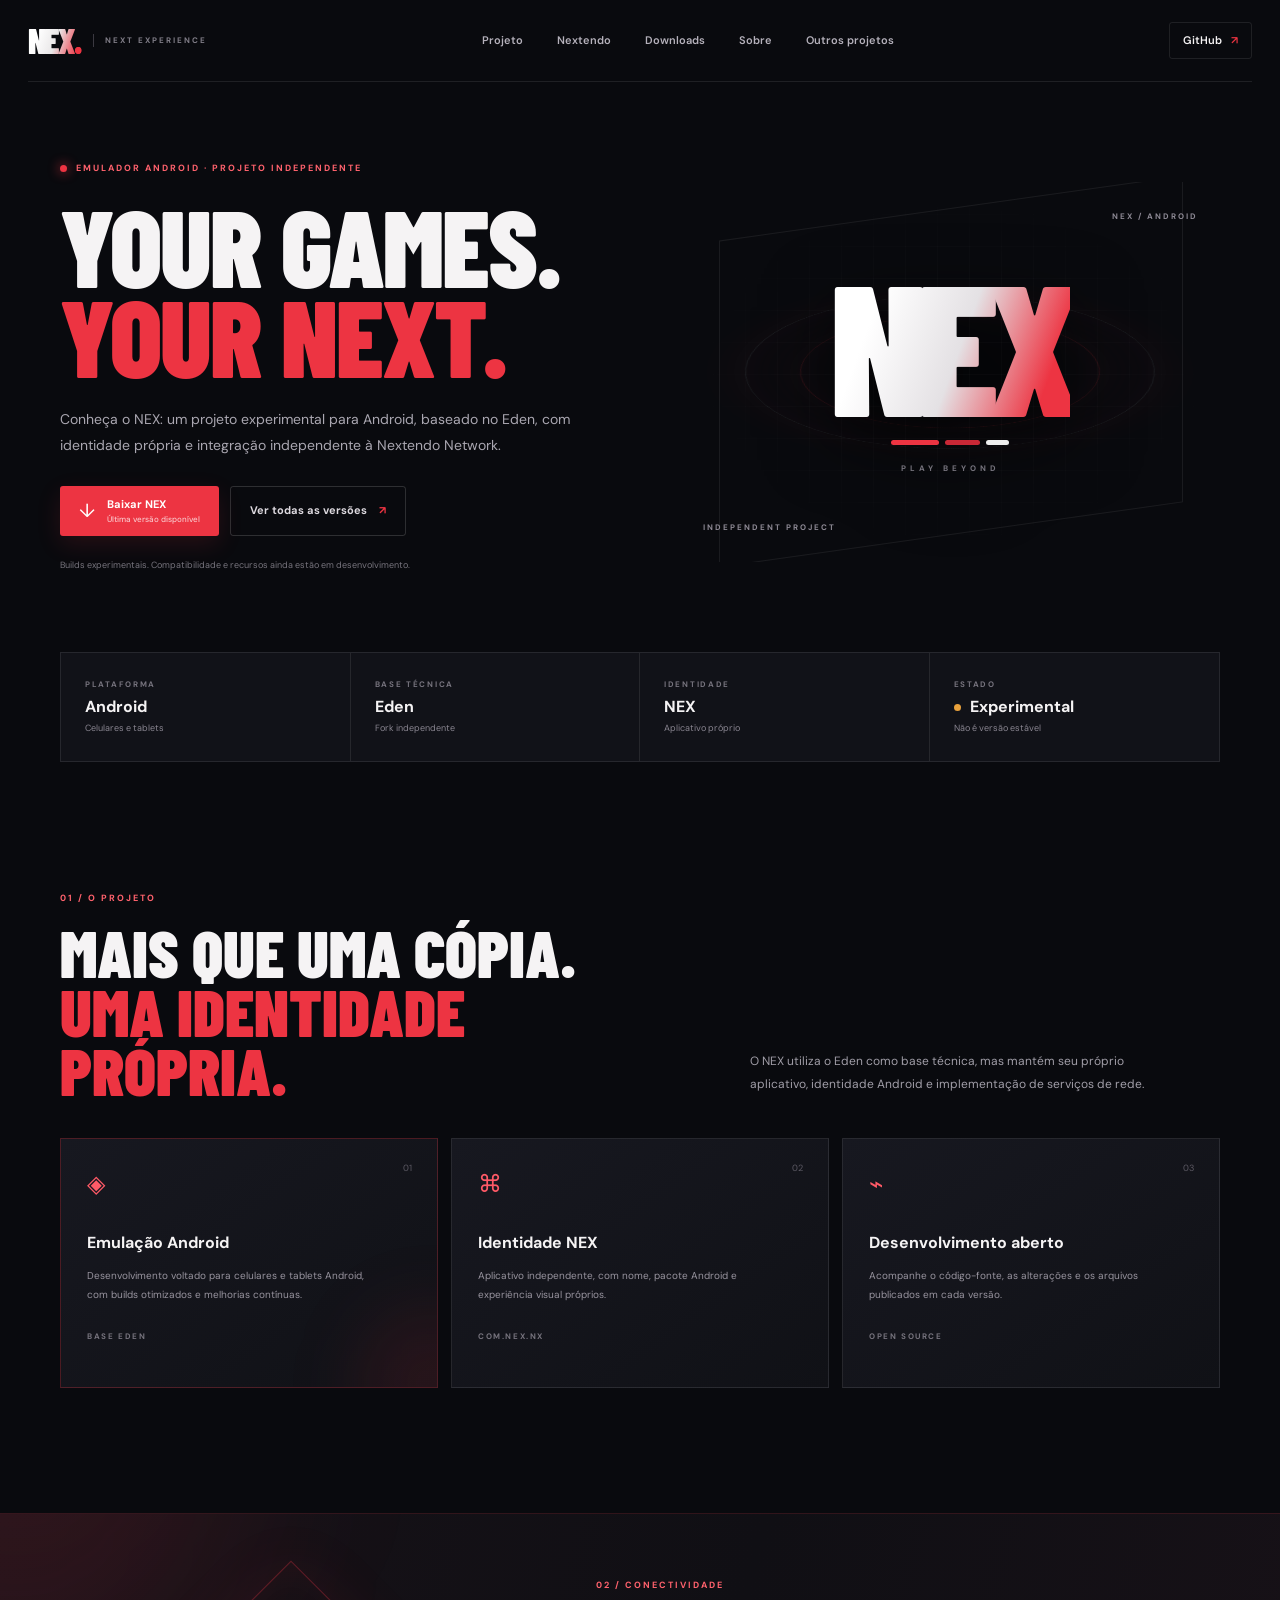
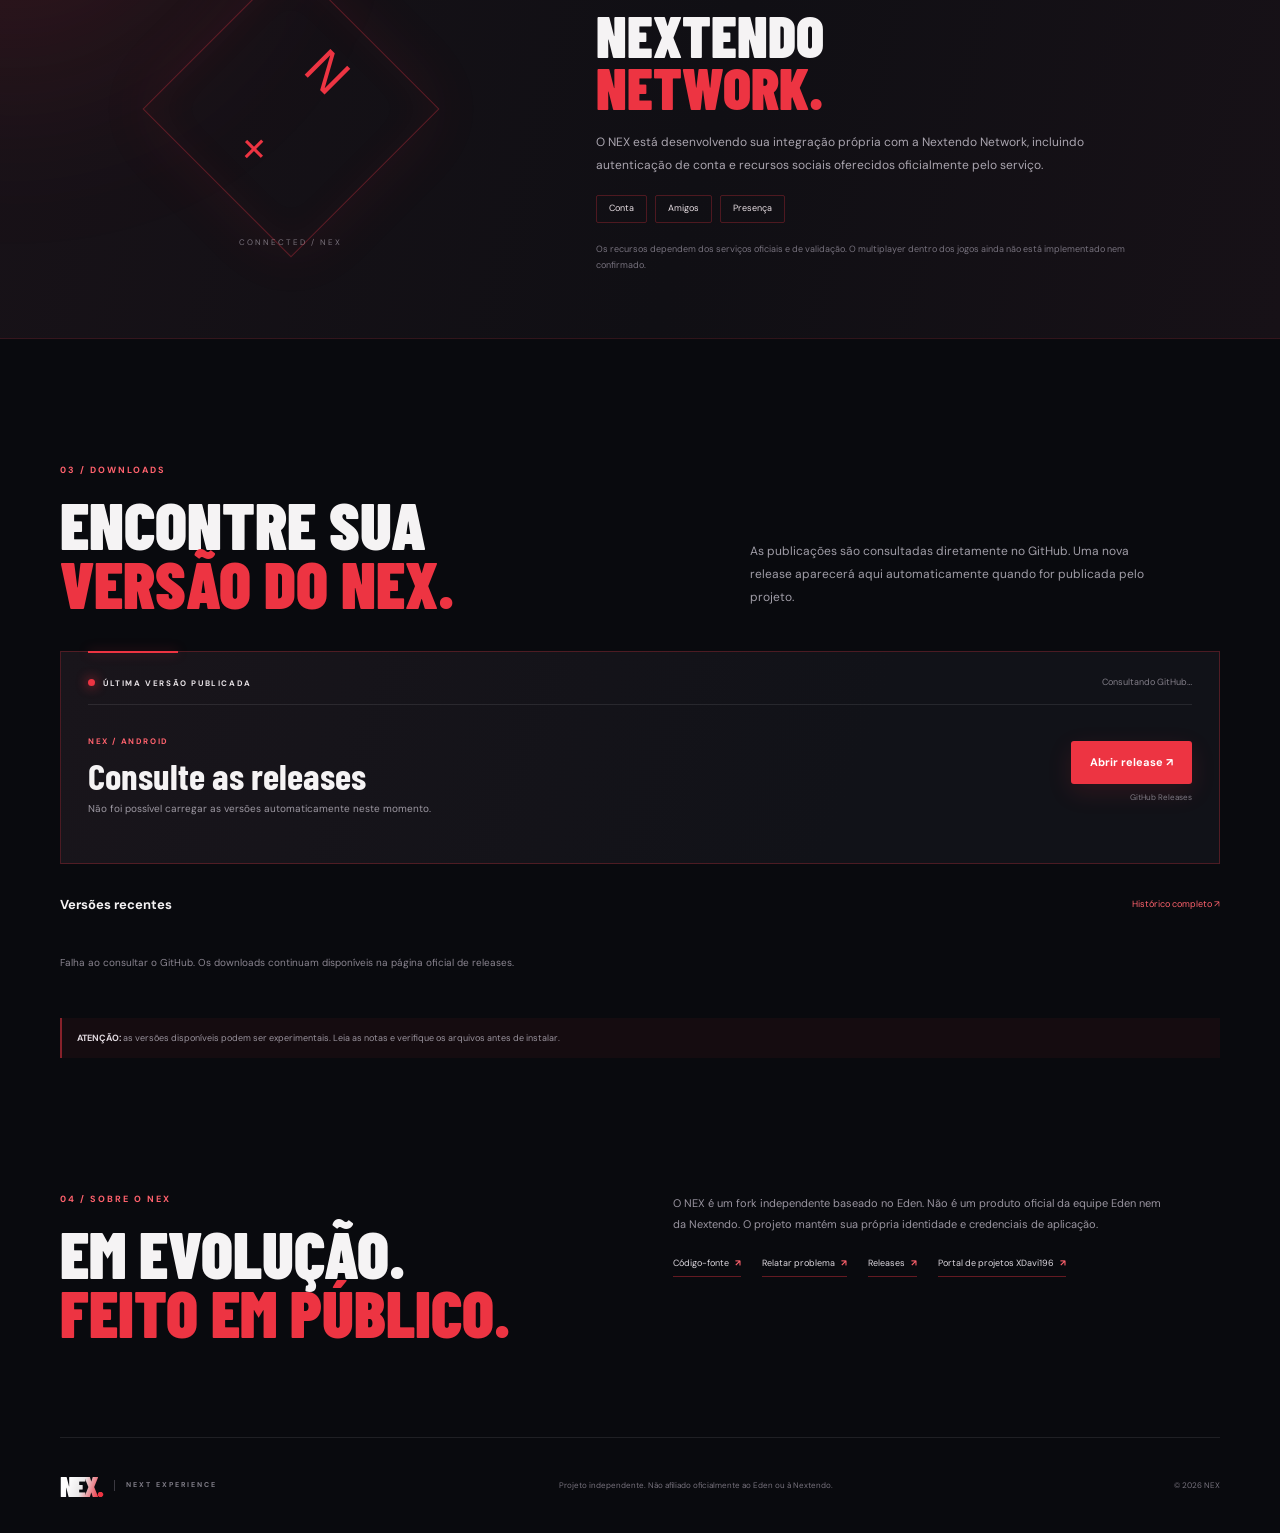
<file: docs/index.html>
<!doctype html>
<html lang="pt-BR">
<head>
  <meta charset="utf-8">
  <meta name="viewport" content="width=device-width, initial-scale=1">
  <meta name="theme-color" content="#08090d">
  <meta name="description" content="NEX — emulador experimental para Android, baseado no Eden e com integração própria à Nextendo Network.">
  <meta property="og:title" content="NEX — Next Experience">
  <meta property="og:description" content="Conheça o projeto NEX, acompanhe as novidades e baixe as versões experimentais.">
  <meta property="og:type" content="website">
  <title>NEX — Next Experience</title>
  <link rel="stylesheet" href="styles.css">
  <script defer src="app.js"></script>
</head>
<body>
  <header class="topbar">
    <a class="brand" href="#home" aria-label="NEX início">
      <span class="brand-mark">NEX<span>.</span></span>
      <span class="brand-caption">NEXT EXPERIENCE</span>
    </a>
    <nav aria-label="Menu principal">
      <a href="#project">Projeto</a>
      <a href="#network">Nextendo</a>
      <a href="#downloads">Downloads</a>
      <a href="#about">Sobre</a>
      <a href="builds/">Outros projetos</a>
    </nav>
    <a class="github-link" href="https://github.com/XDavi196/NEX" target="_blank" rel="noopener">GitHub <span>↗</span></a>
  </header>

  <main>
    <section class="hero wrap" id="home">
      <div class="hero-content">
        <div class="eyebrow"><i></i> EMULADOR ANDROID · PROJETO INDEPENDENTE</div>
        <h1>YOUR GAMES.<br><em>YOUR NEXT.</em></h1>
        <p class="lead">Conheça o NEX: um projeto experimental para Android, baseado no Eden, com identidade própria e integração independente à Nextendo Network.</p>
        <div class="hero-buttons">
          <a class="btn primary" id="hero-download" href="https://github.com/XDavi196/NEX/releases/latest"><b>↓</b><span>Baixar NEX<small id="hero-version">Última versão disponível</small></span></a>
          <a class="btn secondary" href="https://github.com/XDavi196/NEX/releases">Ver todas as versões <b>↗</b></a>
        </div>
        <p class="disclaimer">Builds experimentais. Compatibilidade e recursos ainda estão em desenvolvimento.</p>
      </div>
      <div class="hero-art" aria-label="Marca NEX">
        <div class="art-grid"></div><div class="orbit orbit-a"></div><div class="orbit orbit-b"></div>
        <div class="nex-logo">
          <div>NEX</div>
          <span class="logo-bars"><i></i><i></i><i></i></span>
          <small>PLAY BEYOND</small>
        </div>
        <span class="art-tag top">NEX / ANDROID</span><span class="art-tag bottom">INDEPENDENT PROJECT</span>
      </div>
    </section>

    <section class="stats wrap" aria-label="Informações do projeto">
      <div><small>PLATAFORMA</small><strong>Android</strong><span>Celulares e tablets</span></div>
      <div><small>BASE TÉCNICA</small><strong>Eden</strong><span>Fork independente</span></div>
      <div><small>IDENTIDADE</small><strong>NEX</strong><span>Aplicativo próprio</span></div>
      <div><small>ESTADO</small><strong><i class="state-dot"></i> Experimental</strong><span>Não é versão estável</span></div>
    </section>

    <section class="section wrap" id="project">
      <div class="section-title">
        <div><label>01 / O PROJETO</label><h2>Mais que uma cópia.<br><em>Uma identidade própria.</em></h2></div>
        <p>O NEX utiliza o Eden como base técnica, mas mantém seu próprio aplicativo, identidade Android e implementação de serviços de rede.</p>
      </div>
      <div class="cards">
        <article class="info-card featured"><span class="card-index">01</span><div class="card-symbol">◈</div><h3>Emulação Android</h3><p>Desenvolvimento voltado para celulares e tablets Android, com builds otimizados e melhorias contínuas.</p><small>BASE EDEN</small></article>
        <article class="info-card"><span class="card-index">02</span><div class="card-symbol">⌘</div><h3>Identidade NEX</h3><p>Aplicativo independente, com nome, pacote Android e experiência visual próprios.</p><small>COM.NEX.NX</small></article>
        <article class="info-card"><span class="card-index">03</span><div class="card-symbol">⌁</div><h3>Desenvolvimento aberto</h3><p>Acompanhe o código-fonte, as alterações e os arquivos publicados em cada versão.</p><small>OPEN SOURCE</small></article>
      </div>
    </section>

    <section class="network" id="network">
      <div class="network-inner wrap">
        <div class="network-art"><div class="network-glyph">N<span>×</span></div><span>CONNECTED / NEX</span></div>
        <div class="network-copy">
          <label>02 / CONECTIVIDADE</label>
          <h2>Nextendo<br><em>Network.</em></h2>
          <p>O NEX está desenvolvendo sua integração própria com a Nextendo Network, incluindo autenticação de conta e recursos sociais oferecidos oficialmente pelo serviço.</p>
          <div class="chips"><span>Conta</span><span>Amigos</span><span>Presença</span></div>
          <small>Os recursos dependem dos serviços oficiais e de validação. O multiplayer dentro dos jogos ainda não está implementado nem confirmado.</small>
        </div>
      </div>
    </section>

    <section class="section downloads wrap" id="downloads">
      <div class="section-title">
        <div><label>03 / DOWNLOADS</label><h2>Encontre sua<br><em>versão do NEX.</em></h2></div>
        <p>As publicações são consultadas diretamente no GitHub. Uma nova release aparecerá aqui automaticamente quando for publicada pelo projeto.</p>
      </div>
      <div class="latest">
        <div class="latest-head"><span><i></i> ÚLTIMA VERSÃO PUBLICADA</span><time id="latest-date">Consultando GitHub…</time></div>
        <div class="latest-body">
          <div><small>NEX / ANDROID</small><h3 id="latest-version">Carregando…</h3><p id="latest-description">Buscando a última versão publicada.</p></div>
          <div class="download-action"><a class="btn primary" id="latest-download" href="https://github.com/XDavi196/NEX/releases/latest">Abrir release ↗</a><span id="latest-size">GitHub Releases</span></div>
        </div>
        <div id="release-assets" class="assets"></div>
      </div>
      <div class="list-heading"><h3>Versões recentes</h3><a href="https://github.com/XDavi196/NEX/releases" target="_blank" rel="noopener">Histórico completo ↗</a></div>
      <div id="release-list" class="release-list" aria-live="polite"><p class="loading">Carregando publicações…</p></div>
      <p class="warning"><b>ATENÇÃO:</b> as versões disponíveis podem ser experimentais. Leia as notas e verifique os arquivos antes de instalar.</p>
    </section>

    <section class="section wrap about" id="about">
      <div><label>04 / SOBRE O NEX</label><h2>Em evolução.<br><em>Feito em público.</em></h2></div>
      <div class="about-copy">
        <p>O NEX é um fork independente baseado no Eden. Não é um produto oficial da equipe Eden nem da Nextendo. O projeto mantém sua própria identidade e credenciais de aplicação.</p>
        <div class="about-links">
          <a href="https://github.com/XDavi196/NEX" target="_blank" rel="noopener">Código-fonte <b>↗</b></a>
          <a href="https://github.com/XDavi196/NEX/issues" target="_blank" rel="noopener">Relatar problema <b>↗</b></a>
          <a href="https://github.com/XDavi196/NEX/releases" target="_blank" rel="noopener">Releases <b>↗</b></a>
          <a href="builds/">Portal de projetos XDavi196 <b>↗</b></a>
        </div>
      </div>
    </section>
  </main>

  <footer class="footer wrap">
    <a class="brand" href="#home"><span class="brand-mark">NEX<span>.</span></span><span class="brand-caption">NEXT EXPERIENCE</span></a>
    <p>Projeto independente. Não afiliado oficialmente ao Eden ou à Nextendo.</p>
    <small>© <span id="year"></span> NEX</small>
  </footer>
</body>
</html>
</file>
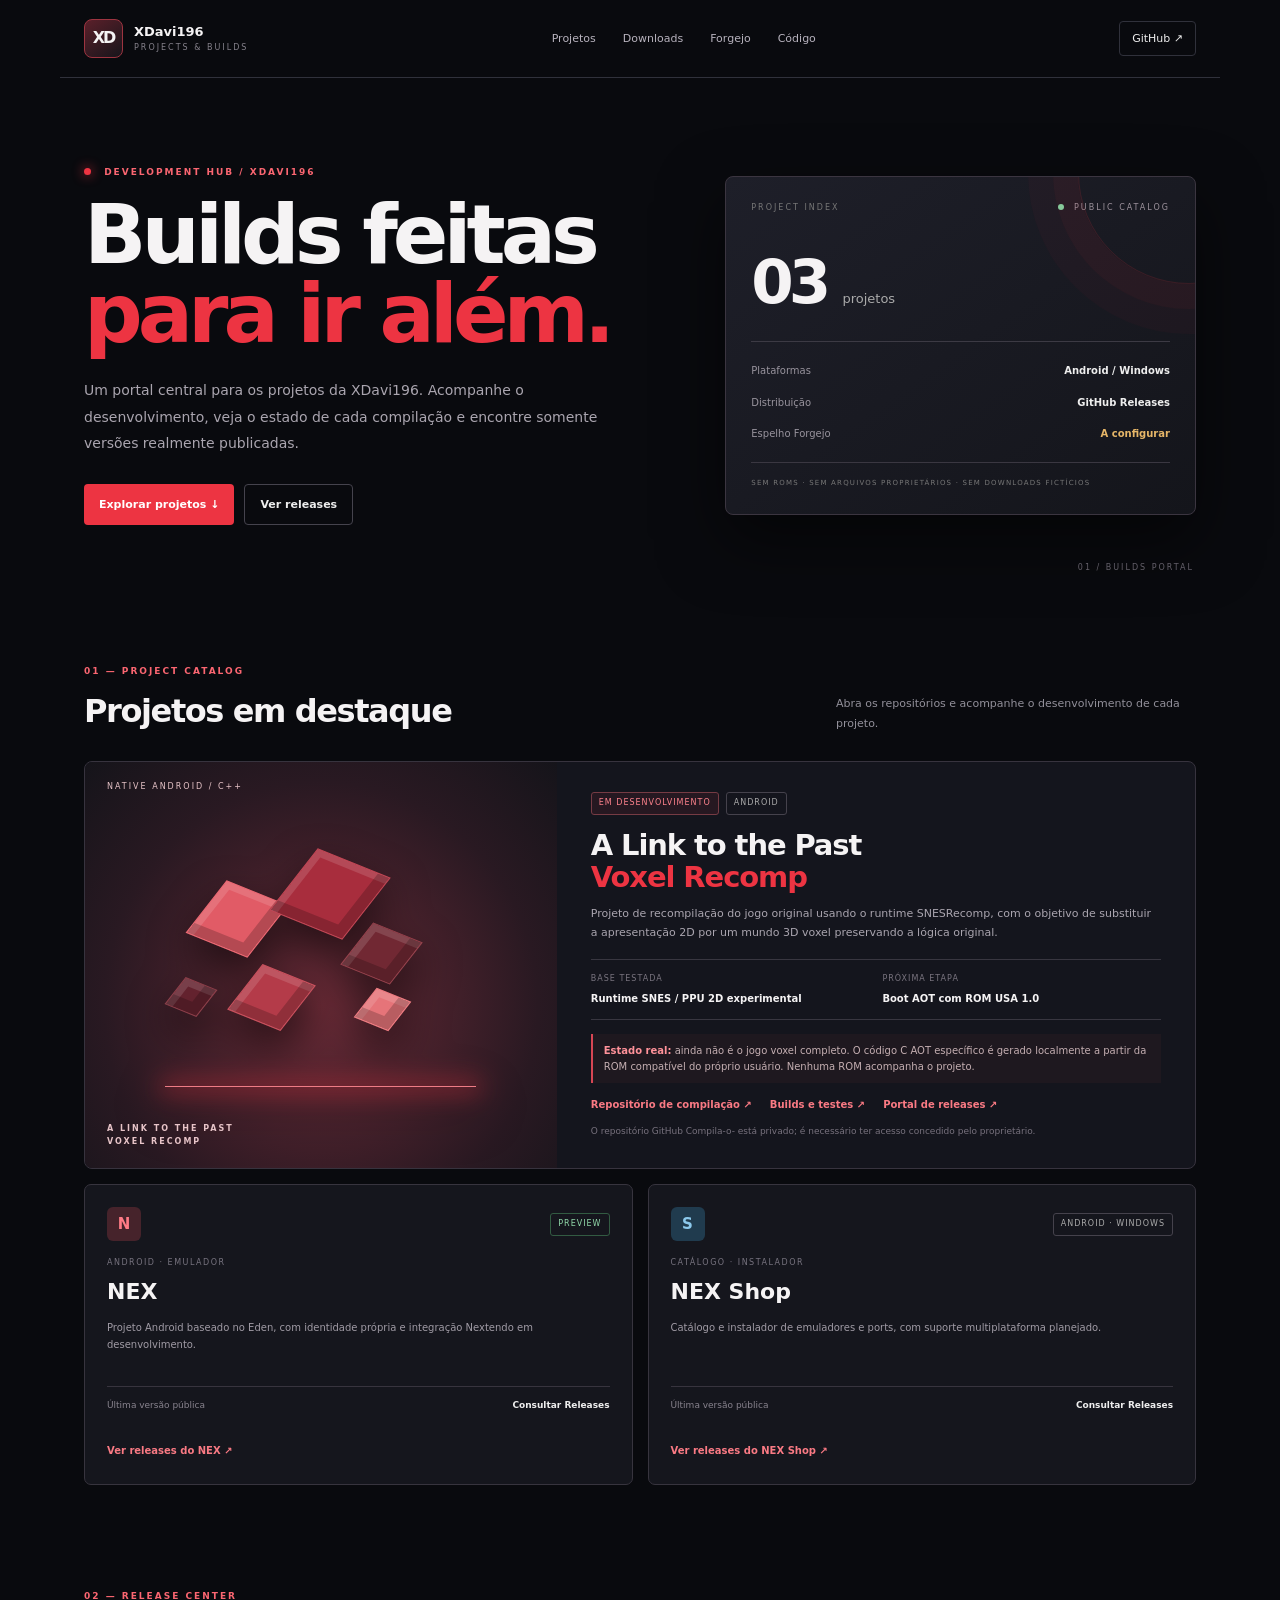
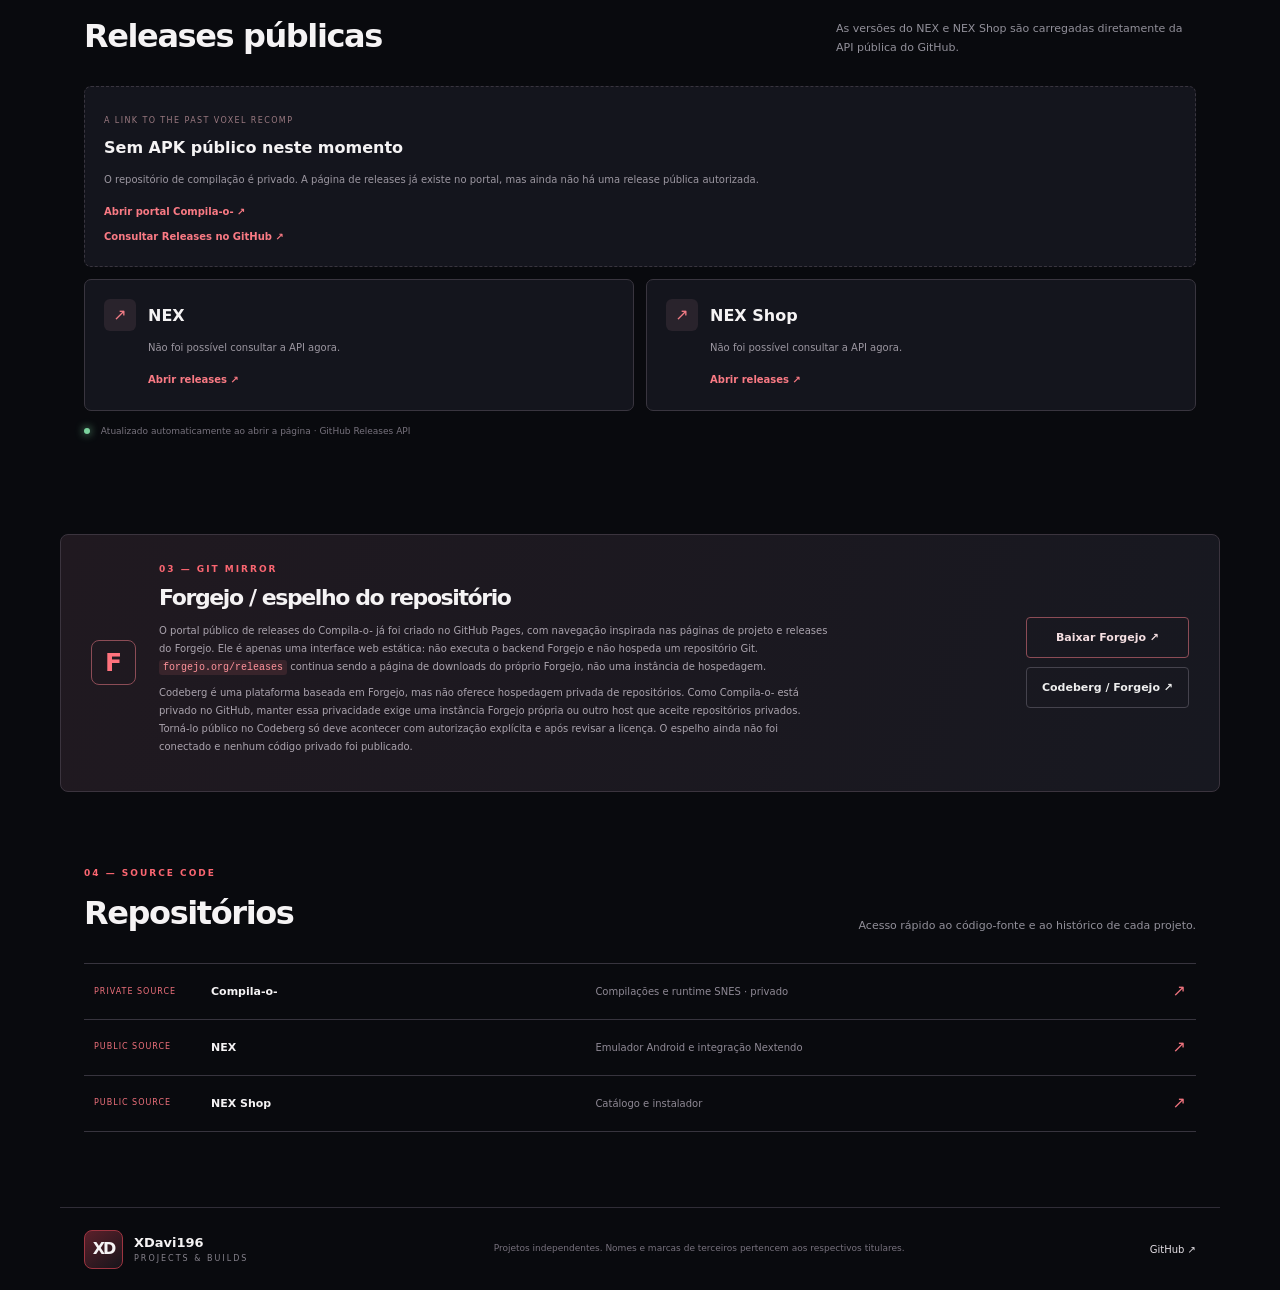
<file: docs/builds/index.html>
<!doctype html>
<html lang="pt-BR">
<head>
  <meta charset="utf-8">
  <meta name="viewport" content="width=device-width, initial-scale=1">
  <meta name="theme-color" content="#090a0e">
  <meta name="description" content="Projetos, repositórios e compilações da XDavi196.">
  <meta property="og:title" content="XDavi196 — Projects & Builds">
  <meta property="og:description" content="Portal de projetos e releases experimentais da XDavi196.">
  <title>XDavi196 — Projects & Builds</title>
  <link rel="stylesheet" href="styles.css">
  <script defer src="app.js"></script>
</head>
<body>
  <header class="topbar">
    <a class="brand" href="#home"><span class="brand-mark">XD</span><span><b>XDavi196</b><small>PROJECTS & BUILDS</small></span></a>
    <nav aria-label="Navegação"><a href="#projects">Projetos</a><a href="#downloads">Downloads</a><a href="#forgejo">Forgejo</a><a href="#source">Código</a></nav>
    <a class="github" href="https://github.com/XDavi196" target="_blank" rel="noopener">GitHub ↗</a>
  </header>
  <main>
    <section class="hero" id="home">
      <div class="hero-copy">
        <p class="eyebrow"><i></i> DEVELOPMENT HUB / XDAVI196</p>
        <h1>Builds feitas<br><em>para ir além.</em></h1>
        <p class="lead">Um portal central para os projetos da XDavi196. Acompanhe o desenvolvimento, veja o estado de cada compilação e encontre somente versões realmente publicadas.</p>
        <div class="actions"><a class="btn primary" href="#projects">Explorar projetos ↓</a><a class="btn secondary" href="#downloads">Ver releases</a></div>
      </div>
      <div class="hero-console">
        <div class="console-head"><span>PROJECT INDEX</span><span class="live"><i></i> PUBLIC CATALOG</span></div>
        <div class="console-number">03 <small>projetos</small></div>
        <div class="console-line"></div>
        <div class="console-row"><span>Plataformas</span><b>Android / Windows</b></div>
        <div class="console-row"><span>Distribuição</span><b>GitHub Releases</b></div>
        <div class="console-row"><span>Espelho Forgejo</span><b class="pending">A configurar</b></div>
        <small class="console-foot">SEM ROMS · SEM ARQUIVOS PROPRIETÁRIOS · SEM DOWNLOADS FICTÍCIOS</small>
      </div>
      <span class="hero-index">01 / BUILDS PORTAL</span>
    </section>

    <section class="section" id="projects">
      <div class="section-heading"><div><p class="eyebrow">01 — PROJECT CATALOG</p><h2>Projetos em destaque</h2></div><p>Abra os repositórios e acompanhe o desenvolvimento de cada projeto.</p></div>
      <article class="featured">
        <div class="featured-art">
          <span class="art-label">NATIVE ANDROID / C++</span>
          <div class="voxel-art" aria-hidden="true"><i></i><i></i><i></i><i></i><i></i><i></i><span></span></div>
          <div class="art-title">A LINK TO THE PAST<br>VOXEL RECOMP</div>
        </div>
        <div class="featured-copy">
          <div class="tags"><span class="tag red">EM DESENVOLVIMENTO</span><span class="tag">ANDROID</span></div>
          <h3>A Link to the Past<br><em>Voxel Recomp</em></h3>
          <p>Projeto de recompilação do jogo original usando o runtime SNESRecomp, com o objetivo de substituir a apresentação 2D por um mundo 3D voxel preservando a lógica original.</p>
          <div class="facts"><div><small>BASE TESTADA</small><b>Runtime SNES / PPU 2D experimental</b></div><div><small>PRÓXIMA ETAPA</small><b>Boot AOT com ROM USA 1.0</b></div></div>
          <div class="callout"><b>Estado real:</b> ainda não é o jogo voxel completo. O código C AOT específico é gerado localmente a partir da ROM compatível do próprio usuário. Nenhuma ROM acompanha o projeto.</div>
          <div class="links">
            <a href="https://github.com/XDavi196/Compila-o-" target="_blank" rel="noopener">Repositório de compilação ↗</a>
            <a href="https://github.com/XDavi196/Compila-o-/actions" target="_blank" rel="noopener">Builds e testes ↗</a>
            <a href="compila-o/" target="_blank" rel="noopener">Portal de releases ↗</a>
          </div>
          <small class="private-note">O repositório GitHub Compila-o- está privado; é necessário ter acesso concedido pelo proprietário.</small>
        </div>
      </article>

      <div class="project-grid">
        <article class="project">
          <div class="project-top"><span class="project-symbol red-symbol">N</span><span class="tag green">PREVIEW</span></div>
          <small class="kicker">ANDROID · EMULADOR</small><h3>NEX</h3>
          <p>Projeto Android baseado no Eden, com identidade própria e integração Nextendo em desenvolvimento.</p>
          <div class="version"><span>Última versão pública</span><b id="nex-version">Consultando…</b></div>
          <a href="https://github.com/XDavi196/NEX/releases" target="_blank" rel="noopener">Ver releases do NEX ↗</a>
        </article>
        <article class="project">
          <div class="project-top"><span class="project-symbol blue-symbol">S</span><span class="tag">ANDROID · WINDOWS</span></div>
          <small class="kicker">CATÁLOGO · INSTALADOR</small><h3>NEX Shop</h3>
          <p>Catálogo e instalador de emuladores e ports, com suporte multiplataforma planejado.</p>
          <div class="version"><span>Última versão pública</span><b id="shop-version">Consultando…</b></div>
          <a href="https://github.com/XDavi196/NEX-Shop/releases" target="_blank" rel="noopener">Ver releases do NEX Shop ↗</a>
        </article>
      </div>
    </section>

    <section class="section downloads" id="downloads">
      <div class="section-heading"><div><p class="eyebrow">02 — RELEASE CENTER</p><h2>Releases públicas</h2></div><p>As versões do NEX e NEX Shop são carregadas diretamente da API pública do GitHub.</p></div>
      <div class="download-grid" id="release-grid">
        <article class="release-placeholder"><small>A LINK TO THE PAST VOXEL RECOMP</small><h3>Sem APK público neste momento</h3><p>O repositório de compilação é privado. A página de releases já existe no portal, mas ainda não há uma release pública autorizada.</p><a href="compila-o/" target="_blank" rel="noopener">Abrir portal Compila-o- ↗</a><br><a href="https://github.com/XDavi196/Compila-o-/releases" target="_blank" rel="noopener">Consultar Releases no GitHub ↗</a></article>
        <p id="release-loading">Carregando releases públicas…</p>
      </div>
      <div class="refresh-note"><i></i> Atualizado automaticamente ao abrir a página · GitHub Releases API</div>
    </section>

    <section class="forgejo-section" id="forgejo">
      <div class="forgejo-mark">F</div>
      <div class="forgejo-copy">
        <p class="eyebrow">03 — GIT MIRROR</p>
        <h2>Forgejo / espelho do repositório</h2>
        <p>O portal público de releases do Compila-o- já foi criado no GitHub Pages, com navegação inspirada nas páginas de projeto e releases do Forgejo. Ele é apenas uma interface web estática: não executa o backend Forgejo e não hospeda um repositório Git. <code>forgejo.org/releases</code> continua sendo a página de downloads do próprio Forgejo, não uma instância de hospedagem.</p>
        <p>Codeberg é uma plataforma baseada em Forgejo, mas não oferece hospedagem privada de repositórios. Como Compila-o- está privado no GitHub, manter essa privacidade exige uma instância Forgejo própria ou outro host que aceite repositórios privados. Torná-lo público no Codeberg só deve acontecer com autorização explícita e após revisar a licença. O espelho ainda não foi conectado e nenhum código privado foi publicado.</p>
      </div>
      <div class="forgejo-actions"><a class="btn outline" href="https://forgejo.org/releases/" target="_blank" rel="noopener">Baixar Forgejo ↗</a><a class="btn secondary" href="https://codeberg.org/" target="_blank" rel="noopener">Codeberg / Forgejo ↗</a></div>
    </section>

    <section class="section source" id="source">
      <div class="section-heading"><div><p class="eyebrow">04 — SOURCE CODE</p><h2>Repositórios</h2></div><p>Acesso rápido ao código-fonte e ao histórico de cada projeto.</p></div>
      <div class="source-list">
        <a href="https://github.com/XDavi196/Compila-o-" target="_blank" rel="noopener"><small>PRIVATE SOURCE</small><b>Compila-o-</b><span>Compilações e runtime SNES · privado</span><i>↗</i></a>
        <a href="https://github.com/XDavi196/NEX" target="_blank" rel="noopener"><small>PUBLIC SOURCE</small><b>NEX</b><span>Emulador Android e integração Nextendo</span><i>↗</i></a>
        <a href="https://github.com/XDavi196/NEX-Shop" target="_blank" rel="noopener"><small>PUBLIC SOURCE</small><b>NEX Shop</b><span>Catálogo e instalador</span><i>↗</i></a>
      </div>
    </section>
  </main>
  <footer><a class="brand" href="#home"><span class="brand-mark">XD</span><span><b>XDavi196</b><small>PROJECTS & BUILDS</small></span></a><p>Projetos independentes. Nomes e marcas de terceiros pertencem aos respectivos titulares.</p><a href="https://github.com/XDavi196" target="_blank" rel="noopener">GitHub ↗</a></footer>
</body>
</html>
</file>
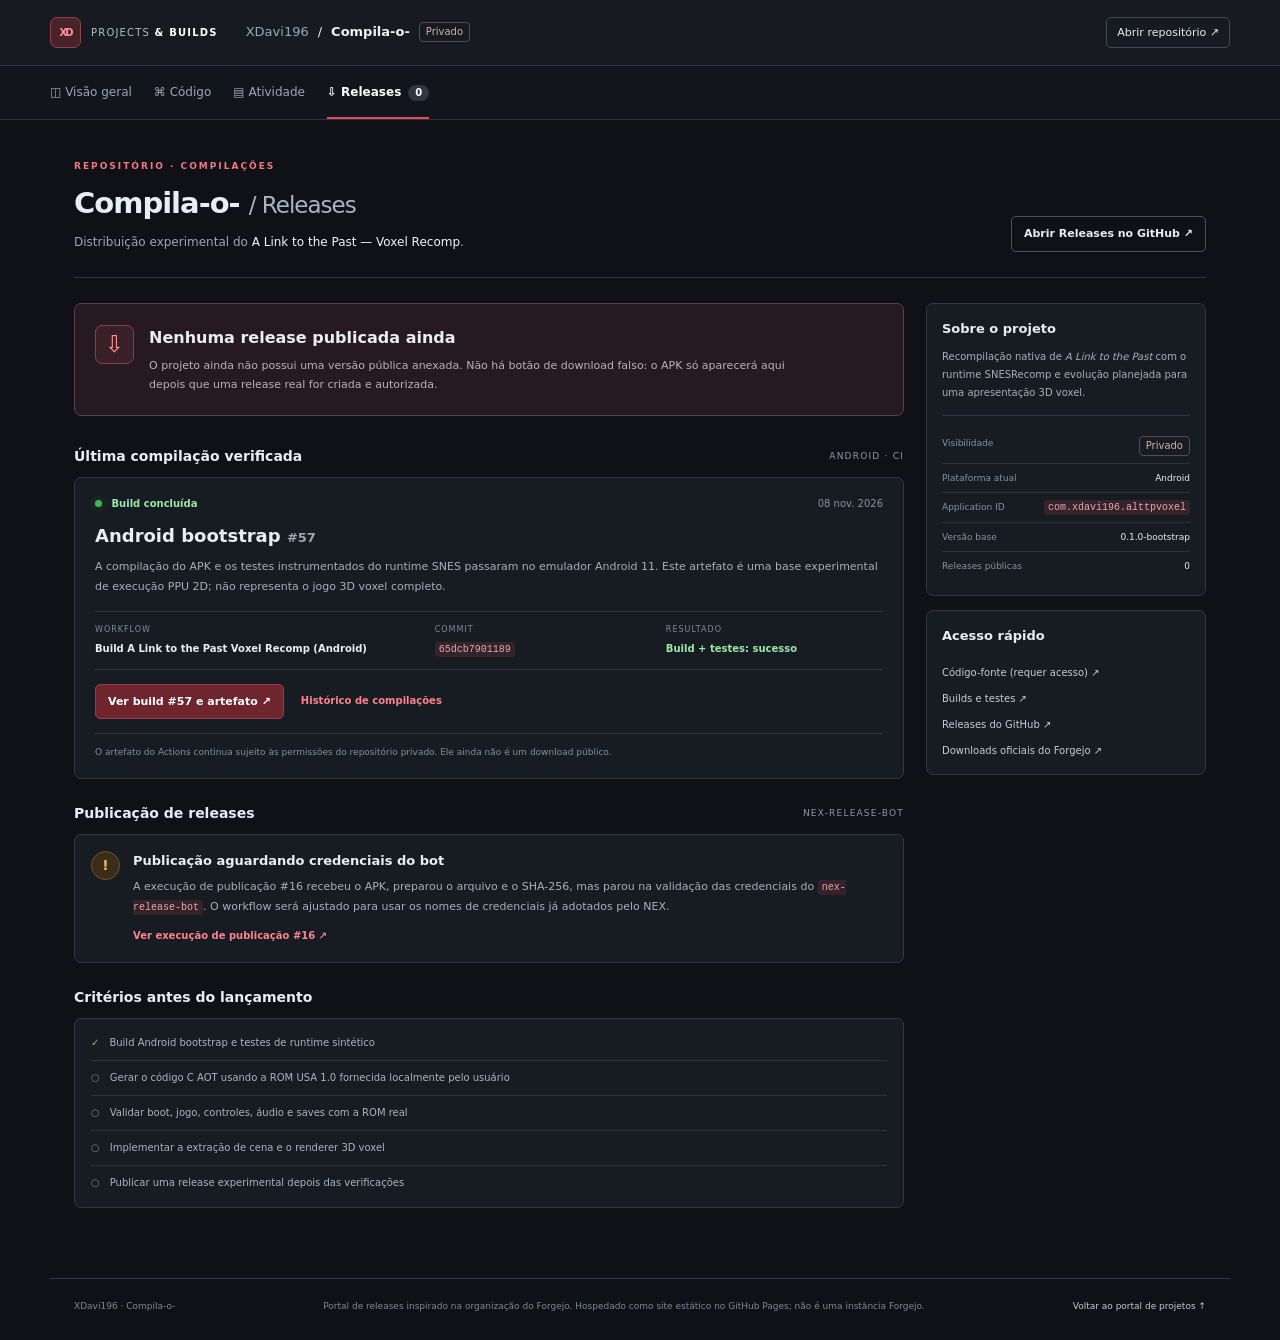
<file: docs/builds/compila-o/index.html>
<!doctype html>
<html lang="pt-BR">
<head>
  <meta charset="utf-8">
  <meta name="viewport" content="width=device-width, initial-scale=1">
  <meta name="theme-color" content="#1f2329">
  <meta name="description" content="Builds e releases do A Link to the Past Voxel Recomp, projeto privado da XDavi196.">
  <meta property="og:title" content="Compila-o- · Releases">
  <meta property="og:description" content="Portal de versões e compilações do A Link to the Past Voxel Recomp.">
  <title>Compila-o- · Releases | XDavi196</title>
  <link rel="stylesheet" href="styles.css">
</head>
<body>
  <header class="global">
    <a class="home" href="../" aria-label="Voltar ao XDavi196 Projects & Builds"><span class="home-mark">XD</span><span>PROJECTS <b>& BUILDS</b></span></a>
    <div class="crumb"><a href="https://github.com/XDavi196">XDavi196</a><span>/</span><strong>Compila-o-</strong><span class="private">Privado</span></div>
    <a class="source-link" href="https://github.com/XDavi196/Compila-o-" target="_blank" rel="noopener">Abrir repositório ↗</a>
  </header>

  <nav class="repo-nav" aria-label="Navegação do projeto">
    <a href="https://github.com/XDavi196/Compila-o-" target="_blank" rel="noopener">◫ Visão geral</a>
    <a href="https://github.com/XDavi196/Compila-o-/tree/main" target="_blank" rel="noopener">⌘ Código</a>
    <a href="https://github.com/XDavi196/Compila-o-/actions" target="_blank" rel="noopener">▤ Atividade</a>
    <a class="active" href="./" aria-current="page">⇩ Releases <span>0</span></a>
  </nav>

  <main>
    <div class="heading">
      <div>
        <div class="eyebrow">REPOSITÓRIO · COMPILAÇÕES</div>
        <h1>Compila-o- <span>/ Releases</span></h1>
        <p>Distribuição experimental do <em>A Link to the Past — Voxel Recomp</em>.</p>
      </div>
      <a class="button" href="https://github.com/XDavi196/Compila-o-/releases" target="_blank" rel="noopener">Abrir Releases no GitHub ↗</a>
    </div>

    <div class="layout">
      <section class="main-column" aria-label="Releases e builds">
        <div class="empty-state">
          <div class="empty-icon">⇩</div>
          <div>
            <h2>Nenhuma release publicada ainda</h2>
            <p>O projeto ainda não possui uma versão pública anexada. Não há botão de download falso: o APK só aparecerá aqui depois que uma release real for criada e autorizada.</p>
          </div>
        </div>

        <div class="section-title"><h2>Última compilação verificada</h2><span class="count">ANDROID · CI</span></div>
        <article class="build-card">
          <div class="build-top">
            <span class="status"><i></i> Build concluída</span>
            <span class="build-date">08 nov. 2026</span>
          </div>
          <h3>Android bootstrap <span>#57</span></h3>
          <p>A compilação do APK e os testes instrumentados do runtime SNES passaram no emulador Android 11. Este artefato é uma base experimental de execução PPU 2D; não representa o jogo 3D voxel completo.</p>
          <div class="build-meta">
            <div><small>WORKFLOW</small><b>Build A Link to the Past Voxel Recomp (Android)</b></div>
            <div><small>COMMIT</small><b><code>65dcb7901189</code></b></div>
            <div><small>RESULTADO</small><b class="success-text">Build + testes: sucesso</b></div>
          </div>
          <div class="build-actions">
            <a class="button primary" href="https://github.com/XDavi196/Compila-o-/actions/runs/42502473190" target="_blank" rel="noopener">Ver build #57 e artefato ↗</a>
            <a class="text-link" href="https://github.com/XDavi196/Compila-o-/actions" target="_blank" rel="noopener">Histórico de compilações</a>
          </div>
          <div class="private-note">O artefato do Actions continua sujeito às permissões do repositório privado. Ele ainda não é um download público.</div>
        </article>

        <div class="section-title"><h2>Publicação de releases</h2><span class="count">NEX-RELEASE-BOT</span></div>
        <article class="publish-card">
          <div class="publish-icon">!</div>
          <div class="publish-body">
            <h3>Publicação aguardando credenciais do bot</h3>
            <p>A execução de publicação #16 recebeu o APK, preparou o arquivo e o SHA-256, mas parou na validação das credenciais do <code>nex-release-bot</code>. O workflow será ajustado para usar os nomes de credenciais já adotados pelo NEX.</p>
            <a class="text-link" href="https://github.com/XDavi196/Compila-o-/actions/runs/42502829248" target="_blank" rel="noopener">Ver execução de publicação #16 ↗</a>
          </div>
        </article>

        <div class="section-title"><h2>Critérios antes do lançamento</h2></div>
        <div class="checklist">
          <div><span class="done">✓</span><span>Build Android bootstrap e testes de runtime sintético</span></div>
          <div><span class="todo">○</span><span>Gerar o código C AOT usando a ROM USA 1.0 fornecida localmente pelo usuário</span></div>
          <div><span class="todo">○</span><span>Validar boot, jogo, controles, áudio e saves com a ROM real</span></div>
          <div><span class="todo">○</span><span>Implementar a extração de cena e o renderer 3D voxel</span></div>
          <div><span class="todo">○</span><span>Publicar uma release experimental depois das verificações</span></div>
        </div>
      </section>

      <aside class="sidebar">
        <section class="side-card">
          <h2>Sobre o projeto</h2>
          <p>Recompilação nativa de <em>A Link to the Past</em> com o runtime SNESRecomp e evolução planejada para uma apresentação 3D voxel.</p>
          <div class="side-separator"></div>
          <dl>
            <div><dt>Visibilidade</dt><dd><span class="private">Privado</span></dd></div>
            <div><dt>Plataforma atual</dt><dd>Android</dd></div>
            <div><dt>Application ID</dt><dd><code>com.xdavi196.alttpvoxel</code></dd></div>
            <div><dt>Versão base</dt><dd>0.1.0-bootstrap</dd></div>
            <div><dt>Releases públicas</dt><dd>0</dd></div>
          </dl>
        </section>
        <section class="side-card links-card">
          <h2>Acesso rápido</h2>
          <a href="https://github.com/XDavi196/Compila-o-" target="_blank" rel="noopener">Código-fonte (requer acesso) ↗</a>
          <a href="https://github.com/XDavi196/Compila-o-/actions" target="_blank" rel="noopener">Builds e testes ↗</a>
          <a href="https://github.com/XDavi196/Compila-o-/releases" target="_blank" rel="noopener">Releases do GitHub ↗</a>
          <a href="https://forgejo.org/releases/" target="_blank" rel="noopener">Downloads oficiais do Forgejo ↗</a>
        </section>
      </aside>
    </div>
  </main>

  <footer>
    <span>XDavi196 · Compila-o-</span>
    <span>Portal de releases inspirado na organização do Forgejo. Hospedado como site estático no GitHub Pages; não é uma instância Forgejo.</span>
    <a href="../">Voltar ao portal de projetos ↑</a>
  </footer>
</body>
</html>
</file>
<file: docs/styles.css>
@import url('https://fonts.googleapis.com/css2?family=Barlow+Condensed:wght@600;700;800;900&family=DM+Sans:wght@400;500;600;700&display=swap');
:root{--bg:#090a0e;--panel:#121319;--panel2:#171820;--text:#f5f3f4;--muted:#a09da7;--dim:#77747e;--red:#ed3442;--line:rgba(255,255,255,.09);--width:1160px}
*{box-sizing:border-box}html{scroll-behavior:smooth;scroll-padding-top:88px}body{margin:0;background:var(--bg);color:var(--text);font-family:'DM Sans',system-ui,sans-serif;line-height:1.55}a{color:inherit;text-decoration:none}::selection{background:#ed344255}.wrap{width:min(var(--width),calc(100% - 56px));margin-inline:auto}
.topbar{height:82px;width:min(1300px,calc(100% - 56px));margin:auto;display:flex;align-items:center;justify-content:space-between;border-bottom:1px solid var(--line)}.brand{display:flex;align-items:center;gap:12px}.brand-mark{font-family:'Barlow Condensed',Impact,sans-serif;font-size:35px;line-height:1;font-weight:900;letter-spacing:-2px;background:linear-gradient(110deg,#fff 20%,#e9e7e8 52%,var(--red) 92%);color:transparent;background-clip:text;-webkit-background-clip:text}.brand-mark span{color:var(--red)}.brand-caption{font-size:8px;letter-spacing:2px;font-weight:700;color:#817e88;border-left:1px solid #3b3941;padding-left:11px}.topbar nav{display:flex;gap:34px}.topbar nav a,.github-link{font-size:11px;color:#b5b1bb;font-weight:600}.topbar nav a:hover,.github-link:hover{color:#fff}.github-link{padding:9px 13px;border:1px solid var(--line);border-radius:3px;color:#f5f3f4}.github-link span{color:var(--red);margin-left:6px}
.hero{display:grid;grid-template-columns:1.05fr .95fr;align-items:center;gap:25px;padding-top:80px;padding-bottom:70px;min-height:550px}.eyebrow,label{color:#ff626d;font-size:9px;font-weight:700;letter-spacing:2px}.eyebrow{display:flex;gap:9px;align-items:center;margin-bottom:24px}.eyebrow i,.latest-head i{width:7px;height:7px;background:var(--red);border-radius:50%;display:inline-block;box-shadow:0 0 12px var(--red)}h1,h2,.nex-logo>div{font-family:'Barlow Condensed',Impact,sans-serif;text-transform:uppercase;font-weight:900}h1{font-size:clamp(70px,8.4vw,110px);line-height:.84;letter-spacing:-2px;margin:0 0 25px}h1 em,h2 em{color:var(--red);font-style:normal}.lead{color:#aaa7b1;max-width:510px;font-size:14px;line-height:1.9;margin-bottom:27px}.hero-buttons{display:flex;gap:11px;flex-wrap:wrap}.btn{min-height:50px;padding:0 19px;border-radius:3px;display:inline-flex;align-items:center;justify-content:center;gap:12px;font-size:11px;font-weight:700;transition:.2s}.btn:hover{transform:translateY(-2px)}.primary{background:var(--red);color:#fff;box-shadow:0 8px 25px #ed344222}.primary:hover{background:#ff4856}.primary>span{display:flex;flex-direction:column}.primary small{font-size:8px;color:#ffffffb8;font-weight:500;text-align:left}.primary>b{font-size:19px;font-weight:400}.secondary{border:1px solid #ffffff26;color:#ddd9df}.secondary:hover{border-color:#ffffff66}.secondary b{color:var(--red)}.disclaimer{margin-top:23px;color:#77747d;font-size:9px}
.hero-art{min-height:380px;position:relative;display:grid;place-items:center;overflow:hidden;isolation:isolate}.art-grid{position:absolute;inset:0;background-image:linear-gradient(#ffffff09 1px,transparent 1px),linear-gradient(90deg,#ffffff09 1px,transparent 1px);background-size:32px 32px;mask-image:radial-gradient(ellipse,black 8%,transparent 72%)}.hero-art:before{content:"";position:absolute;inset:7%;border:1px solid #ffffff12;transform:skewY(-8deg)}.orbit{position:absolute;width:300px;height:300px;border:1px solid #ed34422b;border-radius:50%;transform:rotateX(68deg) rotateZ(-26deg);box-shadow:inset 0 0 50px #ed34420b,0 0 60px #ed34420d}.orbit-b{width:410px;height:410px;border-color:#ffffff12;transform:rotateX(68deg) rotateZ(25deg)}.nex-logo{text-align:center;position:relative;filter:drop-shadow(0 20px 35px #000b)}.nex-logo>div{font-size:clamp(120px,16vw,185px);letter-spacing:-11px;line-height:.8;background:linear-gradient(110deg,#fff 20%,#e4e1e4 54%,#ed3442 88%);color:transparent;background-clip:text;-webkit-background-clip:text}.logo-bars{display:flex;justify-content:center;gap:6px;margin-top:23px}.logo-bars i{display:block;width:48px;height:5px;border-radius:8px;background:var(--red)}.logo-bars i:nth-child(2){width:35px;background:#c92836}.logo-bars i:nth-child(3){width:23px;background:#eee}.nex-logo small{display:block;color:#77747e;font-size:8px;letter-spacing:4px;font-weight:700;margin-top:17px}.art-tag{position:absolute;color:#8e8a95;font-size:8px;letter-spacing:2px;font-weight:700}.art-tag.top{top:28px;right:22px}.art-tag.bottom{bottom:28px;left:22px}
.stats{display:grid;grid-template-columns:repeat(4,1fr);background:#111218;border:1px solid var(--line);margin-bottom:130px}.stats>div{min-height:108px;padding:20px 24px;border-right:1px solid var(--line);display:flex;flex-direction:column;justify-content:center}.stats>div:last-child{border:0}.stats small{font-size:8px;letter-spacing:1.7px;color:#77747e;font-weight:700}.stats strong{font-size:16px;margin-top:5px}.stats span{font-size:9px;color:#898590;margin-top:2px}.state-dot{display:inline-block;width:7px;height:7px;border-radius:50%;background:#e9a13c;margin:0 5px 1px 0}
.section{padding-bottom:125px}.section-title{display:grid;grid-template-columns:1.15fr .85fr;gap:55px;align-items:end;margin-bottom:38px}.section-title label,.about label,.network-copy label{display:block;margin-bottom:16px}.section-title h2,.about h2,.network h2{font-size:clamp(45px,5.2vw,66px);line-height:.9;margin:0}.section-title>p{color:var(--muted);font-size:12px;line-height:1.9;max-width:410px;margin:0 0 4px}.cards{display:grid;grid-template-columns:repeat(3,1fr);gap:13px}.info-card{position:relative;min-height:250px;padding:26px;background:linear-gradient(145deg,#171820,#101116);border:1px solid var(--line);overflow:hidden}.info-card.featured{border-color:#ed344244}.info-card.featured:after{content:"";position:absolute;width:150px;height:150px;right:-70px;bottom:-70px;border-radius:50%;background:#ed34421b;filter:blur(35px)}.card-index{position:absolute;right:25px;top:23px;color:#5c5963;font-size:9px}.card-symbol{font-size:24px;color:#ff5a67;margin-bottom:29px}.info-card h3{font-size:16px;margin:0 0 10px}.info-card p{color:#98949f;font-size:10px;line-height:1.9;max-width:280px;margin-bottom:18px}.info-card>small{font-size:8px;letter-spacing:1.6px;color:#77747e;font-weight:700}
.network{background:linear-gradient(105deg,#181218,#100f14 55%,#171117);border-block:1px solid #ed344224;position:relative;overflow:hidden}.network:before{content:"";position:absolute;width:450px;height:450px;left:-210px;top:-280px;border-radius:50%;background:#ed34421b;filter:blur(90px)}.network-inner{min-height:420px;padding:65px 0;display:grid;grid-template-columns:.85fr 1.15fr;gap:75px;align-items:center;position:relative}.network-art{height:265px;display:flex;flex-direction:column;align-items:center;justify-content:center;gap:22px}.network-glyph{width:210px;height:210px;border:1px solid #ed344255;transform:rotate(45deg);display:grid;place-items:center;box-shadow:0 0 65px #ed344214,inset 0 0 40px #ed34420d;color:#ed3442;font-size:52px}.network-glyph span{transform:rotate(-45deg);font-weight:300}.network-art>span{font-size:8px;color:#77747e;letter-spacing:2px}.network-copy h2{font-size:58px;margin:0 0 18px}.network-copy>p{max-width:520px;color:#aaa5af;font-size:12px;line-height:1.9}.chips{display:flex;gap:8px;margin:18px 0}.chips span{padding:6px 12px;border:1px solid #ed344247;color:#e8dfe4;font-size:9px;border-radius:2px}.network-copy>small{display:block;color:#77727e;font-size:9px;line-height:1.8;max-width:540px}
.downloads{padding-top:125px}.latest{border:1px solid #ed344244;background:linear-gradient(110deg,#19151b,#111218 68%);padding:24px 27px;position:relative}.latest:before{content:"";position:absolute;top:-1px;left:27px;width:90px;height:2px;background:var(--red);box-shadow:0 0 12px #ed344266}.latest-head{display:flex;justify-content:space-between;gap:15px;align-items:center;border-bottom:1px solid var(--line);padding-bottom:14px}.latest-head>span{display:flex;align-items:center;gap:8px;color:#e7e2e6;font-size:8px;letter-spacing:1.6px;font-weight:700}.latest-head time{font-size:9px;color:#827e88}.latest-body{display:flex;justify-content:space-between;align-items:center;gap:25px;padding:22px 0}.latest-body>div:first-child>small{color:#ff626d;font-size:8px;letter-spacing:1.6px;font-weight:700}.latest-body h3{font-family:'Barlow Condensed',sans-serif;font-size:37px;line-height:1.1;margin:4px 0}.latest-body p{color:#9e99a3;font-size:10px;line-height:1.7;max-width:600px;margin:0}.download-action{display:flex;flex-direction:column;align-items:flex-end;gap:7px;flex-shrink:0}.download-action .btn{min-height:43px}.download-action>span{color:#7d7882;font-size:8px}.assets{display:flex;gap:8px;flex-wrap:wrap}.asset{font-size:9px;color:#b9b4bd;border:1px solid var(--line);background:#ffffff08;padding:7px 10px;border-radius:2px}.asset:hover{border-color:#ed344266;color:white}.list-heading{display:flex;justify-content:space-between;align-items:center;margin:31px 0 13px}.list-heading h3{font-size:13px;margin:0}.list-heading>a{font-size:9px;color:#ff626d}.release-list{display:grid;gap:8px}.release-row{display:flex;justify-content:space-between;align-items:center;gap:18px;background:#111218;border:1px solid var(--line);padding:13px 16px;transition:.2s}.release-row:hover{border-color:#ed344244;transform:translateX(2px)}.release-row-main{display:flex;align-items:center;gap:12px;min-width:0}.release-icon{height:32px;width:32px;flex-shrink:0;display:grid;place-items:center;background:#ed34421a;color:#ff606c}.release-row h4{font-size:11px;margin:0 0 3px;overflow-wrap:anywhere}.release-row p{font-size:8px;color:#817d87;margin:0}.release-row>a{font-size:9px;color:#dad5dc;white-space:nowrap}.release-row>a b{color:var(--red);margin-left:5px}.loading,.error{font-size:10px;color:#8a8590;padding:17px 0}.warning{background:#ed34420c;border-left:2px solid #ed344288;color:#99939d;padding:12px 15px;margin:20px 0 0;font-size:9px;line-height:1.8}.warning b{color:#e0d9df}
.about{display:grid;grid-template-columns:1fr 1fr;gap:65px;padding-top:10px;padding-bottom:95px;border-bottom:1px solid var(--line)}.about-copy>p{font-size:11px;line-height:1.9;color:#9a95a0;margin:0 0 22px;max-width:500px}.about-links{display:flex;flex-wrap:wrap;gap:12px 21px}.about-links a{font-size:9px;color:#ddd8df;border-bottom:1px solid #ed344266;padding-bottom:5px}.about-links b{color:#ff626d;margin-left:4px}.footer{min-height:95px;display:flex;justify-content:space-between;align-items:center;gap:20px}.footer .brand-mark{font-size:29px}.footer .brand-caption{font-size:7px}.footer p,.footer>small{font-size:8px;color:#77727d;margin:0}
@media(max-width:850px){.topbar nav{gap:17px}.hero{grid-template-columns:1fr .8fr}.hero-art{min-height:320px}.section-title{gap:25px}.network-inner{gap:35px}.stats{margin-bottom:95px}}
@media(max-width:650px){.wrap,.topbar{width:calc(100% - 36px)}.topbar{height:70px}.brand-mark{font-size:30px}.brand-caption{font-size:7px;letter-spacing:1.3px}.topbar nav{display:none}.github-link{font-size:9px;padding:8px 10px}.hero{grid-template-columns:1fr;padding-top:65px;padding-bottom:48px}.hero-art{min-height:260px;margin-top:25px}.nex-logo>div{font-size:135px}.orbit{width:230px;height:230px}.orbit-b{width:310px;height:310px}.stats{grid-template-columns:1fr 1fr;margin-bottom:80px}.stats>div{min-height:88px;padding:14px 16px}.stats>div:nth-child(2){border-right:0}.stats>div:nth-child(-n+2){border-bottom:1px solid var(--line)}.section{padding-bottom:85px}.section-title{grid-template-columns:1fr;gap:15px;margin-bottom:26px}.section-title h2,.about h2{font-size:50px}.section-title>p{font-size:11px}.cards{grid-template-columns:1fr}.info-card{min-height:205px}.network-inner{grid-template-columns:1fr;gap:35px;padding:50px 0}.network-art{height:190px}.network-glyph{width:150px;height:150px;font-size:42px}.network-copy h2{font-size:52px}.downloads{padding-top:80px}.latest{padding:18px 15px}.latest-head{align-items:flex-start;flex-direction:column;gap:7px}.latest-body{flex-direction:column;align-items:flex-start;gap:17px}.latest-body h3{font-size:33px}.download-action{align-items:flex-start}.release-row{padding:11px}.release-row>a{font-size:8px}.about{grid-template-columns:1fr;gap:20px;padding-bottom:60px}.footer{padding:22px 0;flex-wrap:wrap}.footer p{order:3;width:100%}}
@media(prefers-reduced-motion:reduce){html{scroll-behavior:auto}*,*:before,*:after{animation-duration:.01ms!important;transition-duration:.01ms!important}}
</file>
<file: docs/builds/styles.css>
:root{color-scheme:dark;--bg:#090a0e;--panel:#14151d;--panel2:#1a1b24;--line:#30313b;--text:#f5f3f4;--muted:#aaa7b1;--dim:#77747e;--red:#ed3442;--max:1160px}
*{box-sizing:border-box}html{scroll-behavior:smooth;scroll-padding-top:90px}body{margin:0;background:var(--bg);color:var(--text);font-family:Inter,ui-sans-serif,system-ui,-apple-system,"Segoe UI",sans-serif;line-height:1.55}a{color:inherit;text-decoration:none}.topbar{height:78px;max-width:var(--max);margin:auto;padding:0 24px;display:flex;align-items:center;justify-content:space-between;border-bottom:1px solid var(--line)}.brand{display:flex;align-items:center;gap:11px}.brand-mark{width:39px;height:39px;display:grid;place-items:center;border:1px solid #9d3440;border-radius:8px;background:linear-gradient(145deg,#5b202a,#17151b);font-weight:900;letter-spacing:-2px}.brand b,.brand small{display:block}.brand b{font-size:13px}.brand small{font-size:8px;color:#85818b;letter-spacing:2px}.topbar nav{display:flex;gap:27px}.topbar nav a,.github{font-size:11px;color:#b7b2bd}.github{border:1px solid var(--line);border-radius:4px;padding:8px 12px;color:#eee}.hero{max-width:var(--max);margin:auto;padding:88px 24px 75px;display:grid;grid-template-columns:1.1fr .9fr;align-items:center;gap:66px;position:relative;min-height:490px}.eyebrow{font-size:9px;color:#fb6671;letter-spacing:2px;font-weight:800;margin:0 0 15px}.eyebrow i,.refresh-note i{display:inline-block;width:7px;height:7px;border-radius:50%;background:var(--red);box-shadow:0 0 12px #ed3442;margin-right:8px}.hero h1{font-size:clamp(55px,7vw,82px);line-height:.97;letter-spacing:-5px;margin:0;font-weight:800}.hero h1 em,.featured h3 em{font-style:normal;color:var(--red)}.lead{max-width:520px;font-size:14px;color:#aaa5af;line-height:1.9;margin:23px 0 27px}.actions{display:flex;gap:10px;flex-wrap:wrap}.btn{display:inline-flex;align-items:center;justify-content:center;padding:11px 15px;border-radius:4px;font-size:11px;font-weight:750;transition:.2s}.btn:hover{transform:translateY(-2px)}.primary{background:var(--red);color:#fff}.primary:hover{background:#ff4b59}.secondary{border:1px solid #45434d;color:#eee}.hero-console{background:linear-gradient(145deg,#1e1f29,#14151b);border:1px solid #3b3540;border-radius:8px;padding:25px;box-shadow:0 25px 65px #0008;position:relative;overflow:hidden}.hero-console:after{content:"";position:absolute;width:220px;height:220px;right:-105px;top:-115px;border:1px solid #ed344228;border-radius:50%;box-shadow:0 0 0 25px #ed34420a,0 0 0 50px #ed344208}.console-head{font-size:8px;letter-spacing:2px;color:#777;display:flex;justify-content:space-between}.live{color:#9c929c}.live i{display:inline-block;width:6px;height:6px;background:#7dd5a1;border-radius:50%;margin-right:5px}.console-number{font-size:61px;letter-spacing:-5px;margin:20px 0 12px;font-weight:800}.console-number small{font-size:13px;color:#aaa;letter-spacing:0;font-weight:500}.console-line{height:1px;background:#3c3a44;margin-bottom:13px}.console-row{display:flex;justify-content:space-between;gap:12px;padding:8px 0;color:#98939d;font-size:10px}.console-row b{color:#eee;font-size:10px}.console-row .pending{color:#e6b668}.console-foot{display:block;border-top:1px solid #3a3741;padding-top:15px;margin-top:12px;color:#777;font-size:7px;letter-spacing:1.2px}.hero-index{position:absolute;bottom:25px;right:26px;color:#64606a;font-size:8px;letter-spacing:2px}
.section{max-width:var(--max);margin:auto;padding:65px 24px}.section-heading{display:flex;justify-content:space-between;align-items:end;gap:28px;margin-bottom:25px}.section-heading .eyebrow{margin-bottom:8px}.section h2,.forgejo-copy h2{margin:0;font-size:32px;letter-spacing:-1.4px}.section-heading>p{max-width:360px;color:#92909a;font-size:11px;line-height:1.8;margin:0 0 3px}.featured{display:grid;grid-template-columns:.85fr 1.15fr;border:1px solid #37333e;border-radius:8px;overflow:hidden;background:var(--panel)}.featured-art{min-height:390px;position:relative;overflow:hidden;background:radial-gradient(ellipse at 50% 60%,#692a36,#291922 65%,#15141a)}.featured-art:before{content:"";position:absolute;inset:0;background-image:linear-gradient(#fff08 1px,transparent 1px),linear-gradient(90deg,#fff08 1px,transparent 1px);background-size:35px 35px;opacity:.4}.art-label,.art-title{position:absolute;left:22px;color:#e7c4c8;font-size:8px;letter-spacing:2px}.art-label{top:19px}.art-title{bottom:20px;font-weight:800;line-height:1.6}.voxel-art{position:absolute;inset:60px 20px 70px;display:grid;place-items:center;filter:drop-shadow(0 18px 20px #0008)}.voxel-art i{position:absolute;width:66px;height:66px;background:#cf4654;border:1px solid #ff929a44;transform:rotate(30deg) skew(-8deg,-8deg);box-shadow:inset -12px -12px 0 #0003,inset 7px 7px 0 #fff2}.voxel-art i:nth-child(1){left:23%;top:23%;background:#e15b66}.voxel-art i:nth-child(2){left:43%;top:12%;width:78px;height:78px;background:#a82d3d}.voxel-art i:nth-child(3){left:58%;top:38%;width:53px;height:53px;background:#712833}.voxel-art i:nth-child(4){left:32%;top:53%;width:57px;height:57px;background:#b43b49}.voxel-art i:nth-child(5){left:60%;top:61%;width:37px;height:37px;background:#e67479}.voxel-art i:nth-child(6){left:16%;top:57%;width:34px;height:34px;background:#63222e}.voxel-art span{position:absolute;bottom:4%;height:1px;width:72%;background:#ee7c86;box-shadow:0 0 25px 5px #ed344288}.featured-copy{padding:30px 34px}.tags,.project-top{display:flex;align-items:center;gap:7px;flex-wrap:wrap}.tag{font-size:8px;letter-spacing:1px;border:1px solid #45424c;padding:4px 7px;border-radius:3px;color:#aaa}.tag.red{color:#ff838d;border-color:#763b44;background:#71263233}.tag.green{color:#91d9aa;border-color:#325b42}.featured h3{font-size:29px;line-height:1.1;letter-spacing:-1.1px;margin:15px 0 10px}.featured-copy>p{font-size:11px;color:#aaa5af;line-height:1.8;margin:0 0 16px}.facts{display:grid;grid-template-columns:1fr 1fr;gap:13px;border-top:1px solid #383640;border-bottom:1px solid #383640;padding:13px 0}.facts div{display:flex;flex-direction:column;gap:5px}.facts small{font-size:8px;color:#79747f;letter-spacing:1px}.facts b{font-size:10px}.callout{font-size:10px;color:#c5afb2;background:#46232a33;border-left:2px solid #d74654;padding:9px 11px;margin:14px 0}.callout b{color:#ff929a}.links{display:flex;gap:18px;flex-wrap:wrap}.links a,.project>a,.release-card a,.release-placeholder a{font-size:10px;color:#fa7a84;font-weight:750}.private-note{display:block;color:#77717d;font-size:9px;margin-top:12px}.project-grid{display:grid;grid-template-columns:1fr 1fr;gap:15px;margin-top:15px}.project{border:1px solid #37343e;border-radius:7px;background:#15161d;padding:22px}.project-top{justify-content:space-between}.project-symbol{width:34px;height:34px;display:grid;place-items:center;border-radius:6px;font-size:15px;font-weight:900}.red-symbol{background:#46232b;color:#ff7b86}.blue-symbol{background:#203b4e;color:#8cc9ec}.kicker{display:block;color:#77737f;font-size:8px;letter-spacing:1.5px;margin:16px 0 5px}.project h3{font-size:22px;margin:0 0 7px}.project>p:not(.kicker){font-size:10px;color:#a09ba5;line-height:1.75;min-height:55px}.version{border-top:1px solid #37343e;padding:12px 0;margin:12px 0;display:flex;justify-content:space-between;gap:10px;font-size:9px;color:#88838e}.version b{color:#eee}.downloads{padding-top:40px}.download-grid{display:grid;grid-template-columns:1fr 1fr;gap:12px}.release-placeholder,.release-card{border:1px solid #39353f;background:var(--panel);border-radius:7px;padding:19px}.release-placeholder{grid-column:1/-1;border-style:dashed}.release-placeholder small,.release-card small{color:#9a7980;font-size:8px;letter-spacing:1.4px}.release-placeholder h3,.release-card h3{margin:5px 0;font-size:16px}.release-placeholder p,.release-card p{font-size:10px;color:#9c97a1;line-height:1.7}.release-card{display:flex;gap:12px}.release-card .r-icon{width:32px;height:32px;flex:0 0 32px;border-radius:6px;background:#29232c;color:#f17c86;display:grid;place-items:center}.release-card a{display:inline-block;margin-top:4px}.refresh-note{margin-top:14px;color:#77727d;font-size:9px}.refresh-note i{width:6px;height:6px;background:#7bd39e;box-shadow:0 0 8px #7bd39e}.forgejo-section{max-width:var(--max);margin:30px auto;padding:28px 30px;border:1px solid #3b343e;border-radius:8px;background:linear-gradient(110deg,#201920,#171820);display:grid;grid-template-columns:48px 1fr auto;gap:20px;align-items:center}.forgejo-mark{height:45px;width:45px;display:grid;place-items:center;border:1px solid #8c4c56;border-radius:8px;color:#ff727d;font-weight:900;font-size:25px}.forgejo-copy .eyebrow{margin-bottom:4px}.forgejo-copy h2{font-size:22px}.forgejo-copy>p:not(.eyebrow){max-width:670px;font-size:10px;color:#aaa3ad;line-height:1.8;margin:7px 0}.forgejo-copy code{color:#ff929b;background:#38242b;padding:2px 4px;border-radius:3px}.forgejo-actions{display:flex;flex-direction:column;gap:9px}.outline{border:1px solid #8c4c56;color:#f5dfe2}.source{padding-top:45px;padding-bottom:75px}.source-list{border-top:1px solid #37343e}.source-list a{display:grid;grid-template-columns:105px 1fr 1.5fr 20px;gap:12px;align-items:center;padding:15px 10px;border-bottom:1px solid #37343e}.source-list small{font-size:8px;color:#ed707b;letter-spacing:1px}.source-list b{font-size:11px}.source-list span{font-size:10px;color:#8f8995}.source-list i{text-align:right;color:#ee737e;font-style:normal}footer{border-top:1px solid #302d37;max-width:var(--max);margin:auto;padding:22px 24px;display:flex;justify-content:space-between;align-items:center;gap:18px}footer p{font-size:9px;color:#77717d}footer>a:last-child{font-size:10px;color:#e4dfe5}
@media(max-width:800px){.topbar nav{gap:14px}.hero{gap:30px;padding-top:70px}.featured-copy{padding:25px}.forgejo-section{margin:25px 20px;grid-template-columns:42px 1fr}.forgejo-actions{grid-column:2;flex-direction:row;flex-wrap:wrap}}
@media(max-width:600px){.topbar{height:68px;padding:0 18px}.topbar nav{display:none}.hero{grid-template-columns:1fr;padding:55px 20px 65px;gap:32px}.hero h1{font-size:59px;letter-spacing:-3px}.section{padding:49px 20px}.section-heading{display:block}.section-heading>p{margin-top:9px}.featured{grid-template-columns:1fr}.featured-art{min-height:245px}.featured-copy{padding:23px 20px}.facts{grid-template-columns:1fr}.project-grid,.download-grid{grid-template-columns:1fr}.release-placeholder{grid-column:auto}.forgejo-section{grid-template-columns:1fr;margin:25px 20px;padding:22px}.forgejo-actions{grid-column:auto;flex-direction:row;flex-wrap:wrap}.source-list a{grid-template-columns:80px 1fr 18px;gap:9px}.source-list span{grid-column:2;grid-row:2}.source-list i{grid-column:3;grid-row:1/3}footer{padding:20px;align-items:flex-start;flex-direction:column;gap:10px}footer p{margin:0}}
</file>
<file: docs/builds/compila-o/styles.css>
:root{color-scheme:dark;--bg:#0f1117;--panel:#171b22;--panel2:#1d232d;--line:#303744;--muted:#9da7b3;--text:#e7edf3;--red:#e34b55;--green:#3fb950;--yellow:#d29922;--max:1180px}
*{box-sizing:border-box}html{scroll-behavior:smooth}body{margin:0;background:var(--bg);color:var(--text);font:14px/1.6 Inter,ui-sans-serif,system-ui,-apple-system,"Segoe UI",sans-serif}a{color:inherit;text-decoration:none}a:hover{color:#ff7b83}.global{height:66px;padding:0 max(22px,calc((100% - var(--max))/2));display:flex;align-items:center;gap:28px;background:#171a21;border-bottom:1px solid var(--line)}.home{display:flex;align-items:center;gap:10px;font-size:10px;letter-spacing:1.2px;color:#b4bdc8;white-space:nowrap}.home b{color:#fff}.home-mark{width:31px;height:31px;display:grid;place-items:center;background:#49232a;border:1px solid #91404a;border-radius:7px;font-weight:900;letter-spacing:-2px;color:#ff9098}.crumb{display:flex;align-items:center;gap:9px;min-width:0;font-size:13px}.crumb a{color:#9da7b3}.crumb strong{color:#f0f3f6}.private{display:inline-block;border:1px solid #5a4850;border-radius:4px;padding:1px 6px;color:#d7aeb3;font-size:10px}.source-link{margin-left:auto;border:1px solid #424a56;border-radius:5px;padding:6px 10px;font-size:11px;white-space:nowrap}.repo-nav{height:54px;padding:0 max(22px,calc((100% - var(--max))/2));display:flex;align-items:stretch;gap:22px;border-bottom:1px solid var(--line);background:#12151b}.repo-nav a{display:flex;align-items:center;gap:7px;color:#9da7b3;font-size:12px;border-bottom:2px solid transparent;padding-top:2px}.repo-nav a.active{color:#fff;border-color:var(--red);font-weight:700}.repo-nav a span{background:#303744;border-radius:10px;padding:0 7px;font-size:10px}.repo-nav a:hover{color:#fff}
main{max-width:var(--max);margin:0 auto;padding:39px 24px 70px}.heading{display:flex;align-items:end;justify-content:space-between;gap:25px;padding-bottom:25px;border-bottom:1px solid var(--line)}.eyebrow{font-size:9px;letter-spacing:2px;color:#f07982;font-weight:800;margin-bottom:7px}.heading h1{font-size:29px;letter-spacing:-1px;margin:0}.heading h1 span{font-size:23px;font-weight:500;color:#aab4c0}.heading p{margin:6px 0 0;color:var(--muted);font-size:12px}.heading em{font-style:normal;color:#f2f4f7}.button{display:inline-flex;align-items:center;justify-content:center;border:1px solid #495463;border-radius:5px;padding:8px 12px;font-size:11px;font-weight:700;white-space:nowrap}.button:hover{border-color:#8794a5;color:#fff}.button.primary{background:#6f252e;border-color:#9b3b46;color:#fff}.button.primary:hover{background:#88313b}.layout{display:grid;grid-template-columns:minmax(0,1fr) 280px;gap:22px;padding-top:25px}.main-column{min-width:0}.empty-state{display:flex;align-items:flex-start;gap:15px;padding:21px 20px;border:1px solid #57404a;border-radius:7px;background:#261a20;margin-bottom:29px}.empty-icon{width:39px;height:39px;flex:0 0 39px;display:grid;place-items:center;border:1px solid #81414a;border-radius:7px;background:#3a2028;color:#ff929a;font-size:23px}.empty-state h2{font-size:16px;margin:0 0 5px}.empty-state p{font-size:11px;color:#c1aeb3;line-height:1.75;margin:0;max-width:670px}.section-title{display:flex;align-items:center;justify-content:space-between;margin:23px 0 10px}.section-title h2{font-size:14px;margin:0}.count{font-size:9px;letter-spacing:1.2px;color:#8d98a6}.build-card,.publish-card,.side-card,.checklist{border:1px solid var(--line);border-radius:7px;background:var(--panel)}.build-card{padding:18px 20px}.build-top{display:flex;justify-content:space-between;align-items:center;gap:12px}.status{font-size:10px;color:#9be9a8;font-weight:700}.status i{display:inline-block;width:7px;height:7px;border-radius:50%;background:var(--green);box-shadow:0 0 8px #3fb95077;margin-right:6px}.build-date{font-size:10px;color:#8893a1}.build-card h3{font-size:18px;margin:10px 0 6px}.build-card h3 span{font-size:13px;color:#9da7b3}.build-card>p,.publish-body p{font-size:11px;color:#a7b0bc;line-height:1.8;margin:0 0 14px}.build-meta{display:grid;grid-template-columns:1.5fr 1fr 1fr;gap:14px;border-top:1px solid #303744;border-bottom:1px solid #303744;padding:12px 0}.build-meta div{display:flex;flex-direction:column;gap:4px;min-width:0}.build-meta small{font-size:8px;letter-spacing:1px;color:#7f8a98}.build-meta b{font-size:10px;overflow-wrap:anywhere}.build-meta code,.publish-body code,.side-card code{color:#f0a4aa;background:#33232a;padding:2px 4px;border-radius:3px;font:10px ui-monospace,monospace}.success-text{color:#9be9a8}.build-actions{display:flex;align-items:center;gap:17px;flex-wrap:wrap;margin-top:14px}.text-link{font-size:10px;color:#ff838b;font-weight:700}.private-note{font-size:9px;color:#84909d;border-top:1px solid #303744;margin-top:14px;padding-top:11px}.publish-card{display:flex;gap:13px;padding:16px}.publish-icon{width:29px;height:29px;flex:0 0 29px;display:grid;place-items:center;background:#392c18;border:1px solid #705628;border-radius:50%;color:#e9bd62;font-weight:900}.publish-body h3{font-size:13px;margin:0 0 5px}.publish-body p{margin-bottom:7px}.checklist{padding:7px 16px}.checklist>div{display:flex;gap:10px;align-items:flex-start;padding:9px 0;border-bottom:1px solid #2c333d;font-size:10px;color:#aab4c0}.checklist>div:last-child{border:0}.done{color:#5bd47b;font-weight:900}.todo{color:#7f8a98}.sidebar{display:flex;flex-direction:column;gap:14px}.side-card{padding:15px}.side-card h2{font-size:13px;margin:0 0 8px}.side-card>p{font-size:10px;color:#a6b0bd;line-height:1.8;margin:0}.side-separator{height:1px;background:#303744;margin:13px 0}dl{margin:0}dl div{display:flex;justify-content:space-between;gap:10px;padding:7px 0;border-bottom:1px solid #2b323c}dl div:last-child{border:0}dt{font-size:9px;color:#8793a2}dd{margin:0;text-align:right;font-size:9px;overflow-wrap:anywhere}.links-card{display:flex;flex-direction:column;gap:10px}.links-card a{font-size:10px;color:#c5cdd7}.links-card a:hover{color:#ff858e}footer{max-width:var(--max);margin:0 auto;border-top:1px solid var(--line);padding:20px 24px 26px;display:flex;align-items:center;justify-content:space-between;gap:20px;color:#7e8996;font-size:9px}footer a{color:#c3ccd6;white-space:nowrap}
@media(max-width:800px){.global{gap:16px}.crumb{font-size:11px}.layout{grid-template-columns:1fr}.sidebar{display:grid;grid-template-columns:1fr 1fr}.heading{align-items:flex-start;flex-direction:column}.build-meta{grid-template-columns:1fr 1fr}.build-meta div:first-child{grid-column:1/-1}}
@media(max-width:560px){.global{height:auto;min-height:62px;padding:12px 15px;gap:10px;flex-wrap:wrap}.home{font-size:9px}.crumb{order:3;width:100%;padding-left:41px}.source-link{font-size:10px;padding:5px 8px}.repo-nav{padding:0 14px;gap:17px;overflow-x:auto}.repo-nav a{white-space:nowrap;font-size:11px}main{padding:28px 15px 50px}.heading h1{font-size:24px}.heading h1 span{font-size:18px}.sidebar{grid-template-columns:1fr}.build-meta{grid-template-columns:1fr}.build-meta div:first-child{grid-column:auto}.empty-state{padding:16px}.empty-state h2{font-size:14px}footer{padding:18px 15px;align-items:flex-start;flex-direction:column;gap:8px}}
</file>
